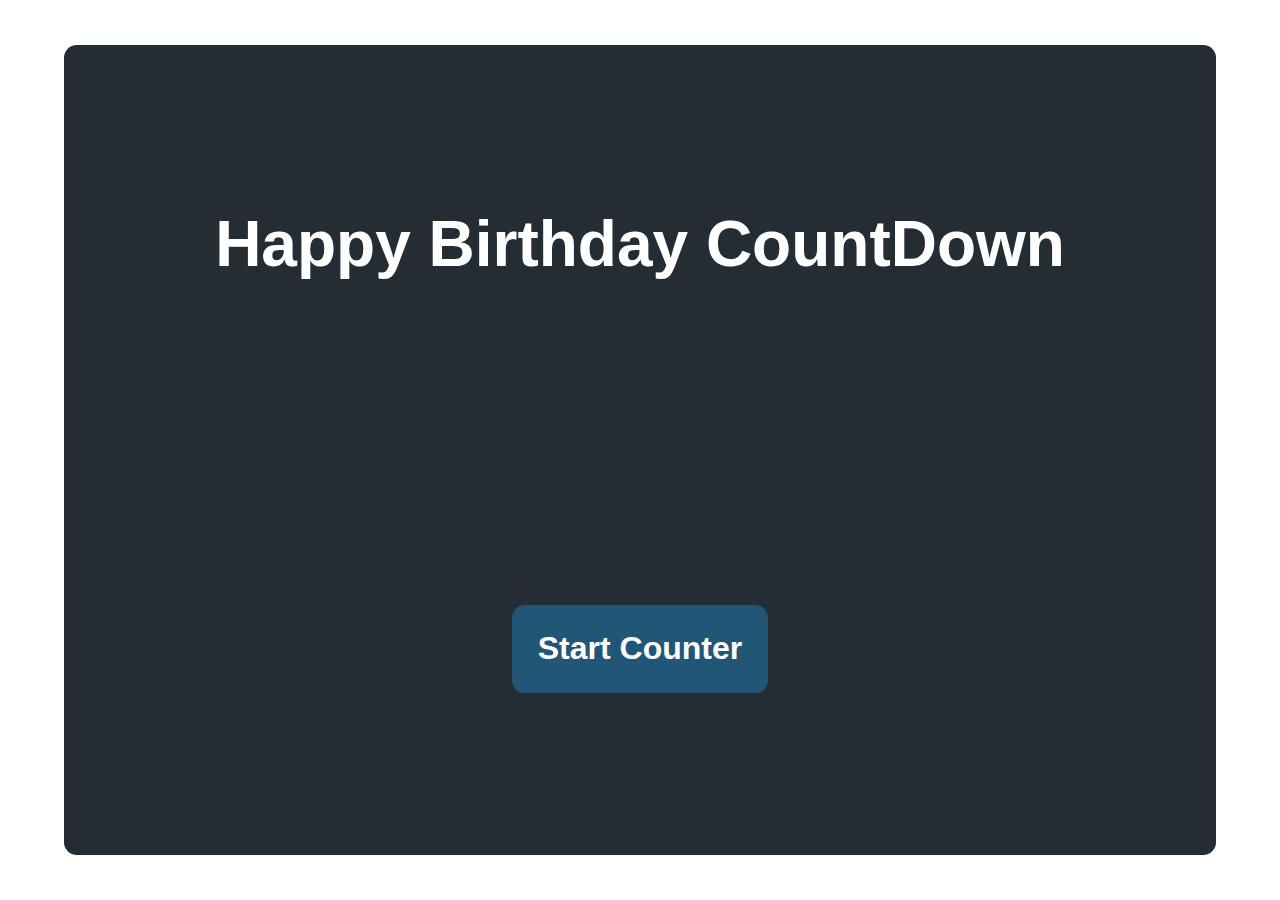
<file: Birthday CountDown Assignment/index.html>
<!DOCTYPE html>
<html lang="en">
   <head>
      <meta charset="UTF-8">
      <meta http-equiv="X-UA-Compatible" content="IE=edge">
      <meta name="viewport" content="width=device-width, initial-scale=1.0">
      <title>Happy Birthday Counter - Prakhar Pipersania</title>
	  <link rel="stylesheet" href="style.css">
   </head>
   <body>
      <!-- Happy Birthday Counter Using setTimeout -->
      <script src="script.js"></script>
   </body>
</html>
</file>
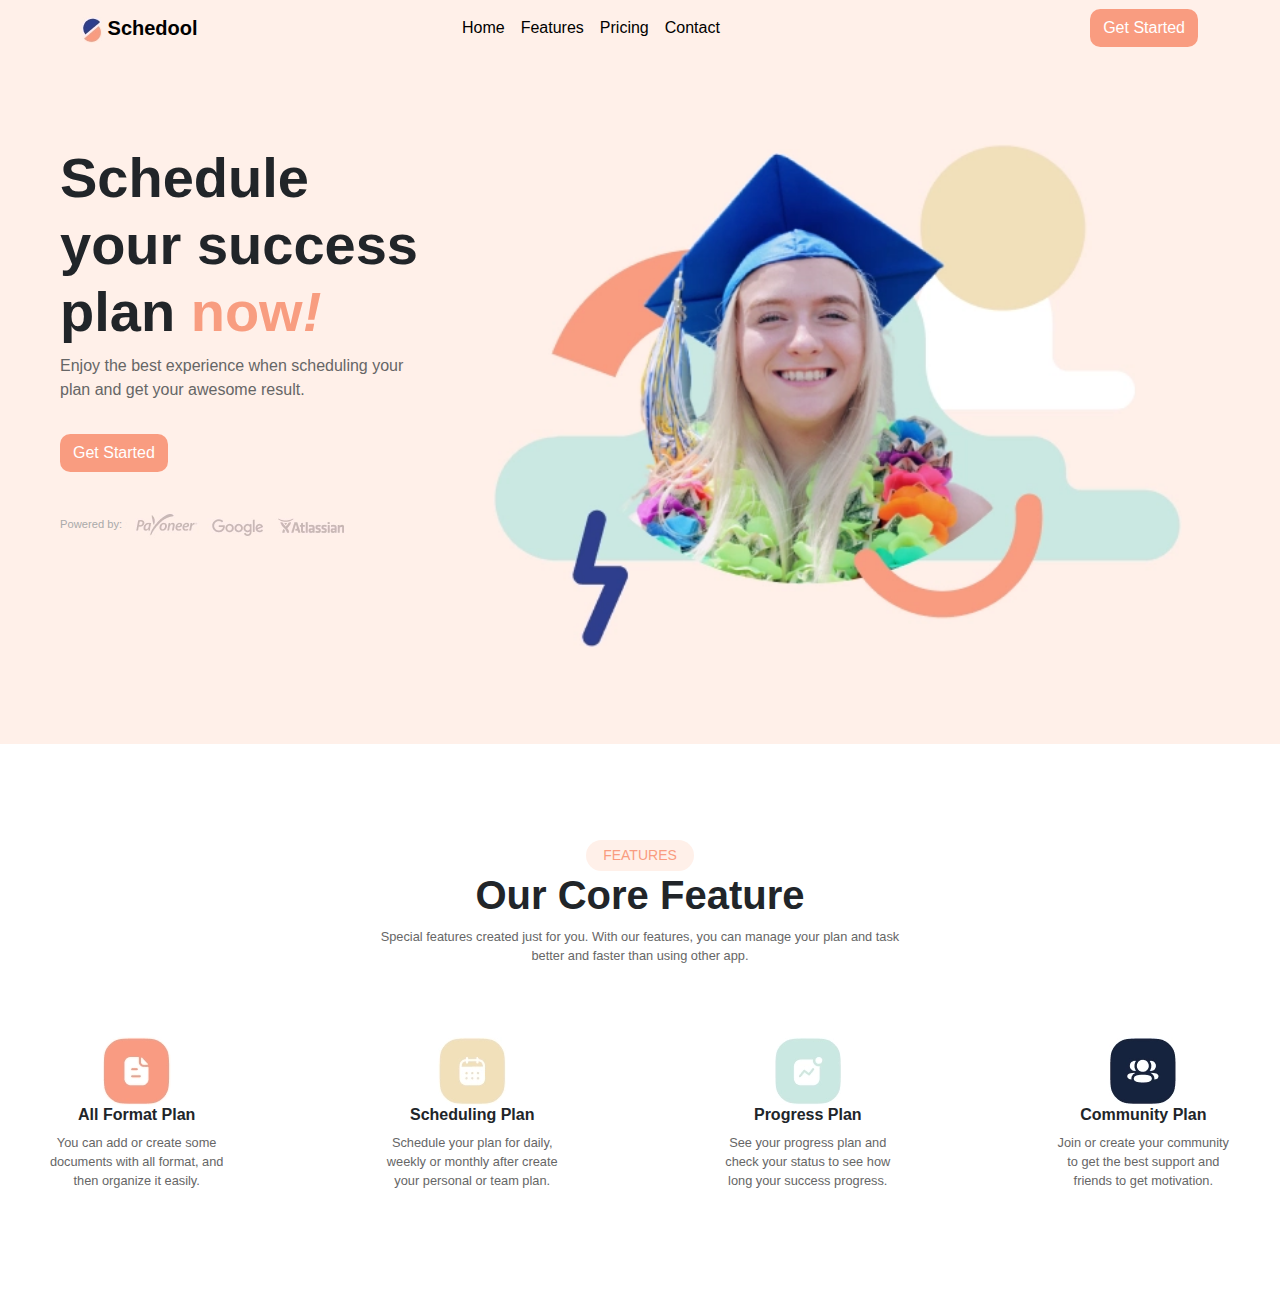
<file: Bootstrap Website Design/index.html>
<!DOCTYPE html>
<html lang="en">
   <head>
      <meta charset="UTF-8">
      <meta http-equiv="X-UA-Compatible" content="IE=edge">
      <meta name="viewport" content="width=device-width, initial-scale=1.0">
      <link rel="icon" href="img/logo.png">
      <title>Bootstrap Assignment - Prakhar Pipersania</title>
      <link rel="stylesheet" href="https://cdn.jsdelivr.net/npm/bootstrap@5.1.1/dist/css/bootstrap.min.css">
      <link rel="stylesheet" href="style.css">
   </head>
   <body>
      <div class="container-fluid p-0">
         <div class="row">
            <nav class="navbar navbar-expand-lg fixed-top nav-sty">
               <div class="container">
                  <a class="navbar-brand fw-bold font-clr1" href="#">
                  <img class="img-fluid" src="img/logo.png">
                  Schedool</a>
                  <div class="col-lg-8 justify-content-md-end">
                     <div class="collapse navbar-collapse justify-content-between" id="navbar">
                        <ul class="navbar-nav">
                           <li class="nav-item">
                              <a class="nav-link font-clr1" href="#">Home</a>
                           </li>
                           <li class="nav-item">
                              <a class="nav-link font-clr1" href="#">Features</a>
                           </li>
                           <li class="nav-item">
                              <a class="nav-link font-clr1" href="#">Pricing</a>
                           </li>
                           <li class="nav-item">
                              <a class="nav-link font-clr1" href="#">Contact</a>
                           </li>
                        </ul>
                        <div class="nav navbar-nav navbar-right">
                           <button type="button" class="btn btn-clr">Get Started</button>
                        </div>
                     </div>
                  </div>
                  <button class="navbar-toggler custom-toggler" type="button" data-toggle="collapse" data-target="#navbar" aria-controls="navbar" aria-expanded="false" aria-label="Toggle navigation">
                  <span class="navbar-toggler-icon"></span>
                  </button>
               </div>
            </nav>
         </div>
         <div class="bg-main py-5 my-5">
            <div class="row bg-main m-5">
               <div class="col-lg-4">
                  <h1 class="display-4 fw-bolder">Schedule your success plan <span style="color: #F89D80;">now<i>!</i><span></h1>
                  <p class="font-clr4">Enjoy the best experience when scheduling your plan and get your awesome result.
                  </p>
                  <button type="button" class="btn btn-clr my-3">Get Started</button>
                  <p class="pt-4 font-clr2">Powered by: <img src="img/cname.png" class="img-fluid"></p>
               </div>
               <div class="col-lg-8 text-center">
                  <img src="img/thumbnail.png" class="img-fluid" width="90%">
               </div>
            </div>
         </div>
         <div class="row d-flex justify-content-center text-center py-5 mt-5">
            <div class="col-lg-5">
               <button type="button" class="btn btn-sm btn-ftr px-3">FEATURES</button>
               <h1 class="fw-bold">Our Core Feature</h1>
               <p class="font-clr3">
                  Special features created just for you. With our features, you can manage your plan and task better and faster than using other app.
               </p>
            </div>
         </div>
         <div class="row d-flex justify-content-between text-center px-5 pb-5 mt-2 mb-5">
            <div class="col-lg-2">
               <img class="img-fluid" src="img/format.png">
               <h6 class="fw-bold">All Format Plan</h6>
               <p class="font-clr3">You can add or create some documents with all format, and then organize it easily.</p>
            </div>
            <div class="col-lg-2">
               <img class="img-fluid" src="img/schedule.png">
               <h6 class="fw-bold">Scheduling Plan</h6>
               <p class="font-clr3">Schedule your plan for daily, weekly or monthly after create your personal or team plan.</p>
            </div>
            <div class="col-lg-2">
               <img class="img-fluid" src="img/progress.png">
               <h6 class="fw-bold">Progress Plan</h6>
               <p class="font-clr3">See your progress plan and check your status to see how long your success progress.</p>
            </div>
            <div class="col-lg-2">
               <img class="img-fluid" src="img/community.png">
               <h6 class="fw-bold">Community Plan</h6>
               <p class="font-clr3">Join or create your community to get the best support and friends to get motivation.</p>
            </div>
         </div>
      </div>
      <script src="https://code.jquery.com/jquery-3.4.1.slim.min.js" integrity="sha384-J6qa4849blE2+poT4WnyKhv5vZF5SrPo0iEjwBvKU7imGFAV0wwj1yYfoRSJoZ+n" crossorigin="anonymous"></script>
      <script src="https://stackpath.bootstrapcdn.com/bootstrap/4.4.1/js/bootstrap.min.js" integrity="sha384-wfSDF2E50Y2D1uUdj0O3uMBJnjuUD4Ih7YwaYd1iqfktj0Uod8GCExl3Og8ifwB6" crossorigin="anonymous"></script>
   </body>
</html>
</file>
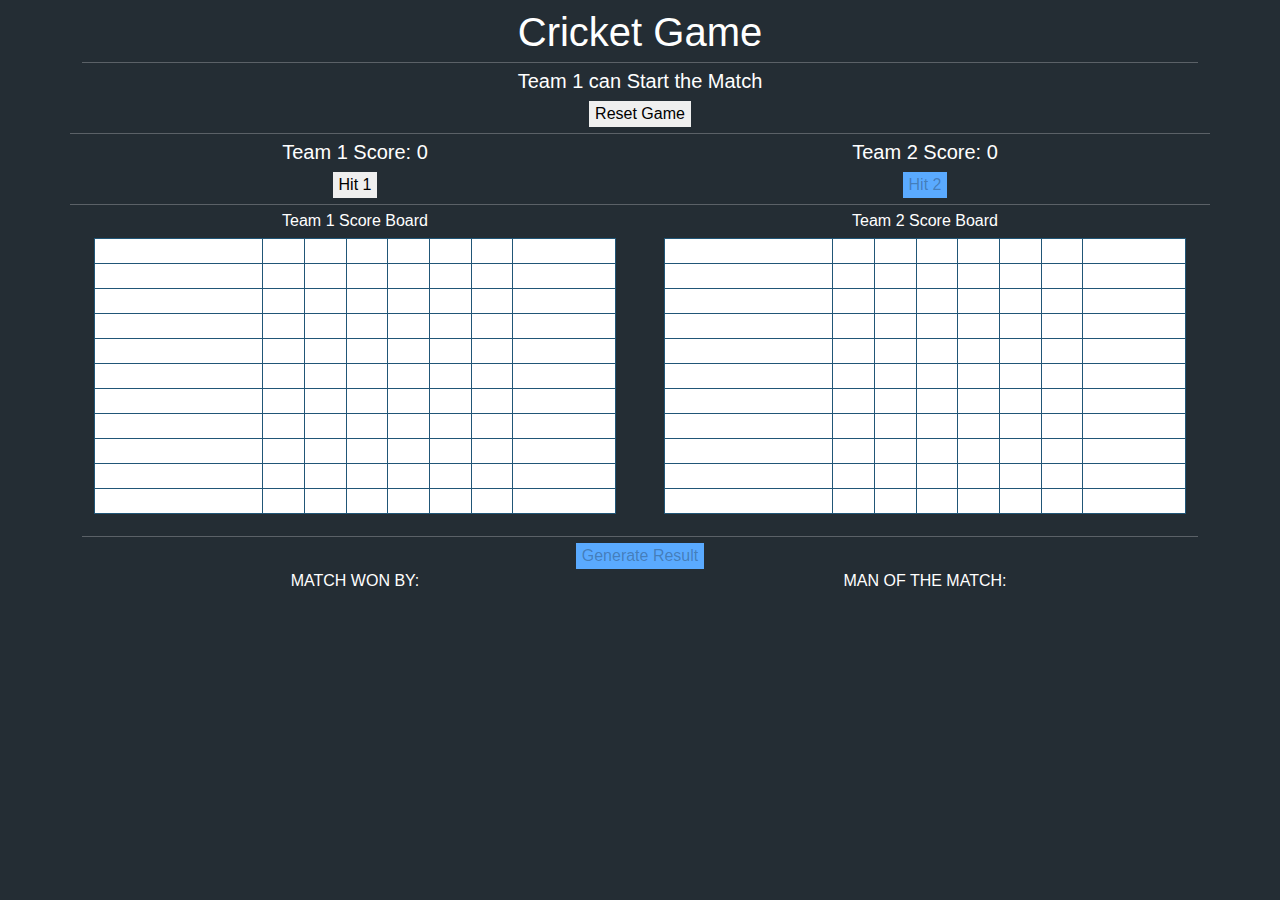
<file: Cricket Game Design/index.html>
<!DOCTYPE html>
<html lang="en">
   <head>
      <meta charset="UTF-8">
      <meta http-equiv="X-UA-Compatible" content="IE=edge">
      <meta name="viewport" content="width=device-width, initial-scale=1.0">
      <title>Cricket Game - Prakhar Pipersania</title>
	  <link rel="icon" type="image/jpg" href="https://cdn-icons-png.flaticon.com/512/3709/3709221.png"/>
      <link rel="stylesheet" href="https://cdn.jsdelivr.net/npm/bootstrap@5.1.1/dist/css/bootstrap.min.css">
      <link rel="stylesheet" href="style.css">
      <style>
      </style>
   </head>
   <body>
      <!-- Main Container -->
      <div class="container" id="main"></div>
      <!-- Scripts -->
      <script src="script.js"></script>
   </body>
</html>
</file>
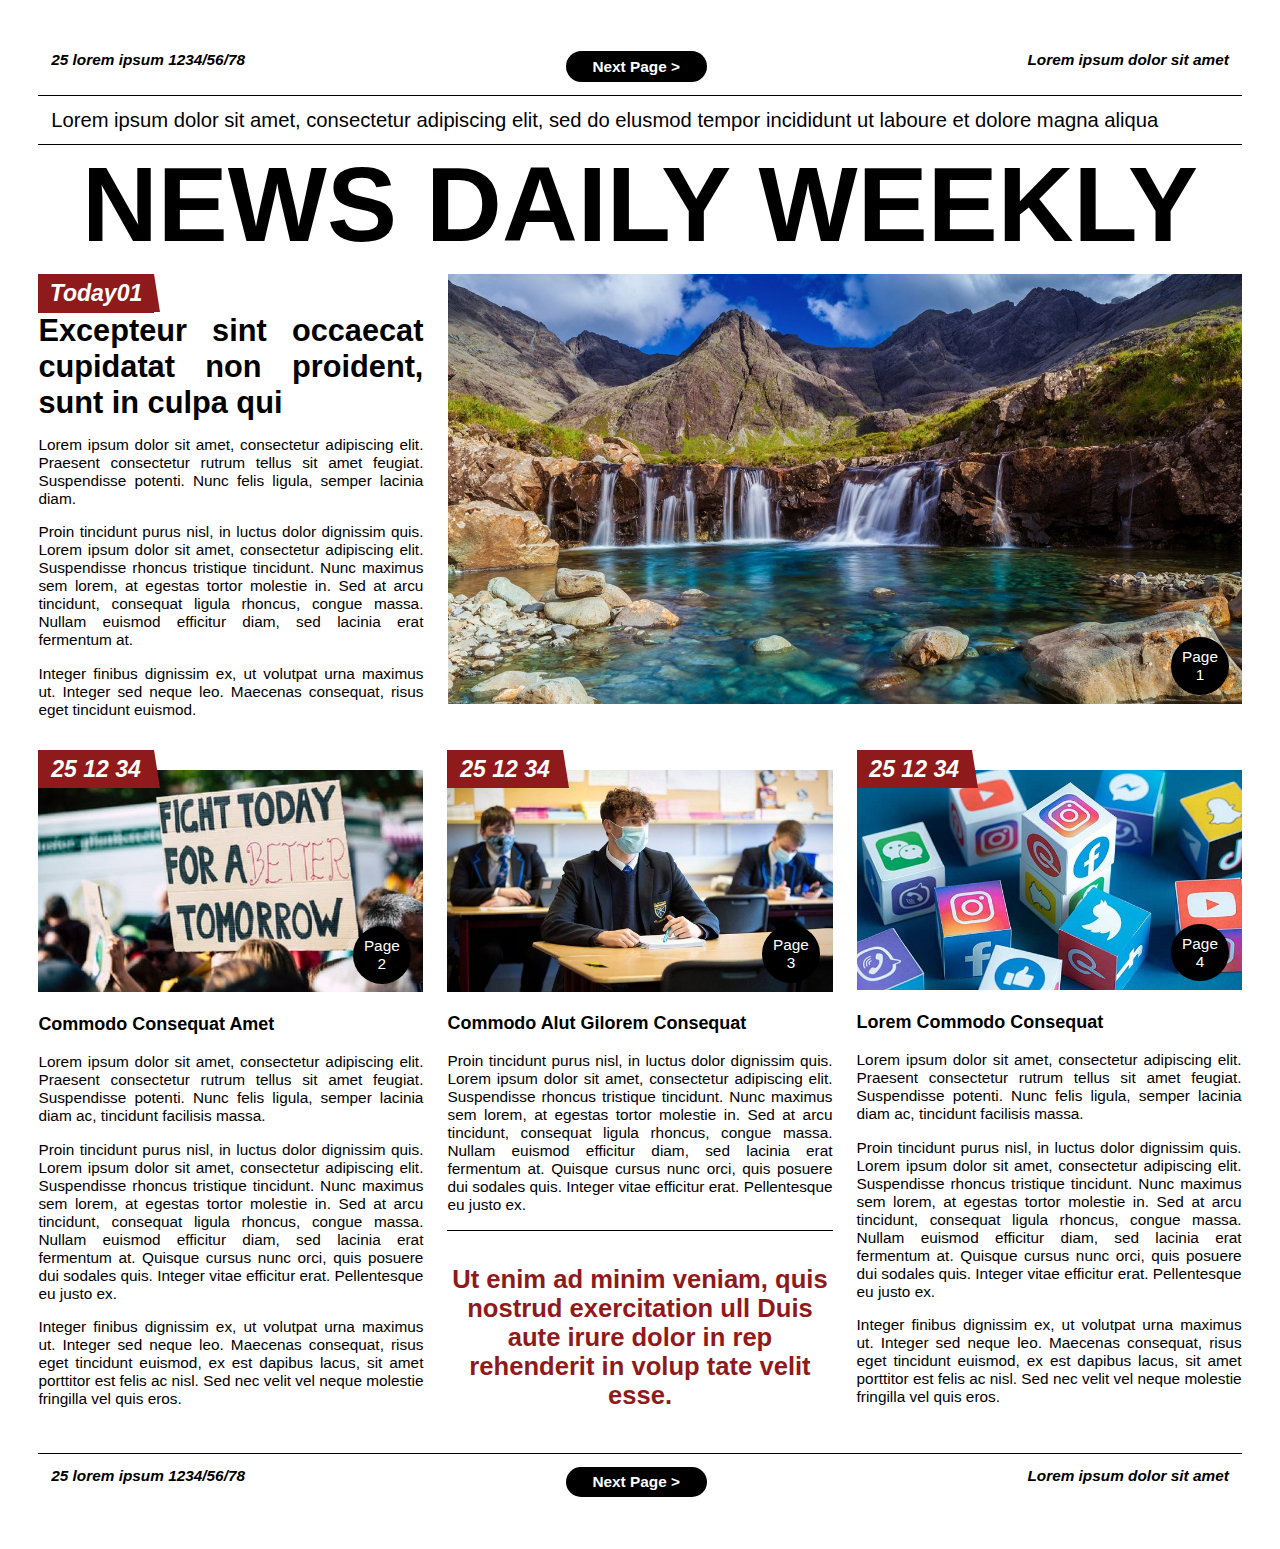
<file: Newspaper Website Design/index.html>
<!DOCTYPE html>
<html>
   <head>
      <title>Newspaper Task - Prakhar Pipersania (Page 1)</title>
      <link rel='stylesheet' href="style.css">
   </head>
   <body>
      <div class="main-container">
         <div class="top-bar">
            <div>
               <b><i>25 lorem ipsum 1234/56/78</i></b>
            </div>
            <div class="button">
               <a href="index2.html">Next Page ></a>
            </div>
            <div>
               <b><i>Lorem ipsum dolor sit amet</i></b>
            </div>
         </div>
         <div class="news-line">
            Lorem ipsum dolor sit amet, consectetur adipiscing elit, sed do elusmod tempor incididunt ut laboure et dolore magna aliqua
         </div>
         <div class="headline">
            <h1>NEWS DAILY WEEKLY</h1>
         </div>
         <div class="container1">
            <div class="con-sub1">
               <div class="shape">Today01</div>
               <h1>Excepteur sint occaecat cupidatat non proident, sunt in culpa qui</h1>
               <p>Lorem ipsum dolor sit amet, consectetur adipiscing elit. Praesent consectetur rutrum tellus sit amet feugiat. Suspendisse potenti. Nunc felis ligula, semper lacinia diam.</p>
               <p>Proin tincidunt purus nisl, in luctus dolor dignissim quis. Lorem ipsum dolor sit amet, consectetur adipiscing elit. Suspendisse rhoncus tristique tincidunt. Nunc maximus sem lorem, at egestas tortor molestie in. Sed at arcu tincidunt, consequat ligula rhoncus, congue massa. Nullam euismod efficitur diam, sed lacinia erat fermentum at.</p>
               <p>Integer finibus dignissim ex, ut volutpat urna maximus ut. Integer sed neque leo. Maecenas consequat, risus eget tincidunt euismod. </p>
            </div>
            <div class="con-sub2">
               <div class="reldiv">
                  <img src="img/p1-1.jpg" height="100%">
                  <div class="page-label">
                     <div class="page">
                        Page 1
                     </div>
                  </div>
               </div>
            </div>
         </div>
         <br>
         <div class="container2">
            <div class="con2-sub1">
               <div class="reldiv">
                  <img src="img/p1-2.jpg">
                  <div class="label">
                     <div class="shape">
                        25 12 34
                     </div>
                  </div>
                  <div class="page-label">
                     <div class="page">
                        Page 2
                     </div>
                  </div>
               </div>
               <h3>Commodo Consequat Amet</h3>
               <p>Lorem ipsum dolor sit amet, consectetur adipiscing elit. Praesent consectetur rutrum tellus sit amet feugiat. Suspendisse potenti. Nunc felis ligula, semper lacinia diam ac, tincidunt facilisis massa.</p>
               <p>Proin tincidunt purus nisl, in luctus dolor dignissim quis. Lorem ipsum dolor sit amet, consectetur adipiscing elit. Suspendisse rhoncus tristique tincidunt. Nunc maximus sem lorem, at egestas tortor molestie in. Sed at arcu tincidunt, consequat ligula rhoncus, congue massa. Nullam euismod efficitur diam, sed lacinia erat fermentum at. Quisque cursus nunc orci, quis posuere dui sodales quis. Integer vitae efficitur erat. Pellentesque eu justo ex.</p>
               <p>Integer finibus dignissim ex, ut volutpat urna maximus ut. Integer sed neque leo. Maecenas consequat, risus eget tincidunt euismod, ex est dapibus lacus, sit amet porttitor est felis ac nisl. Sed nec velit vel neque molestie fringilla vel quis eros. </p>
            </div>
            <div class="con2-sub2">
               <div class="reldiv">
                  <img src="img/p1-3.jpg">
                  <div class="label">
                     <div class="shape">
                        25 12 34
                     </div>
                  </div>
                  <div class="page-label">
                     <div class="page">
                        Page 3
                     </div>
                  </div>
               </div>
               <h3>Commodo Alut Gilorem Consequat</h3>
               <p>Proin tincidunt purus nisl, in luctus dolor dignissim quis. Lorem ipsum dolor sit amet, consectetur adipiscing elit. Suspendisse rhoncus tristique tincidunt. Nunc maximus sem lorem, at egestas tortor molestie in. Sed at arcu tincidunt, consequat ligula rhoncus, congue massa. Nullam euismod efficitur diam, sed lacinia erat fermentum at. Quisque cursus nunc orci, quis posuere dui sodales quis. Integer vitae efficitur erat. Pellentesque eu justo ex.</p>
               <div class="con2-sub2-inner">
                  <h4>Ut enim ad minim veniam, quis nostrud exercitation ull Duis aute irure dolor in rep rehenderit in volup tate velit esse.</h4>
               </div>
            </div>
            <div class="con2-sub1">
               <div class="reldiv">
                  <img src="img/p1-4.jpg">
                  <div class="label">
                     <div class="shape">
                        25 12 34
                     </div>
                  </div>
                  <div class="page-label">
                     <div class="page">
                        Page 4
                     </div>
                  </div>
               </div>
               <h3>Lorem Commodo Consequat</h3>
               <p>Lorem ipsum dolor sit amet, consectetur adipiscing elit. Praesent consectetur rutrum tellus sit amet feugiat. Suspendisse potenti. Nunc felis ligula, semper lacinia diam ac, tincidunt facilisis massa.</p>
               <p>Proin tincidunt purus nisl, in luctus dolor dignissim quis. Lorem ipsum dolor sit amet, consectetur adipiscing elit. Suspendisse rhoncus tristique tincidunt. Nunc maximus sem lorem, at egestas tortor molestie in. Sed at arcu tincidunt, consequat ligula rhoncus, congue massa. Nullam euismod efficitur diam, sed lacinia erat fermentum at. Quisque cursus nunc orci, quis posuere dui sodales quis. Integer vitae efficitur erat. Pellentesque eu justo ex.</p>
               <p>Integer finibus dignissim ex, ut volutpat urna maximus ut. Integer sed neque leo. Maecenas consequat, risus eget tincidunt euismod, ex est dapibus lacus, sit amet porttitor est felis ac nisl. Sed nec velit vel neque molestie fringilla vel quis eros. </p>
            </div>
         </div>
         <div class="bottom-bar">
            <div>
               <b><i>25 lorem ipsum 1234/56/78</i></b>
            </div>
            <div class="button">
               <a href="index2.html">Next Page ></a>
            </div>
            <div>
               <b><i>Lorem ipsum dolor sit amet</i></b>
            </div>
         </div>
      </div>
   </body>
</html>
</file>
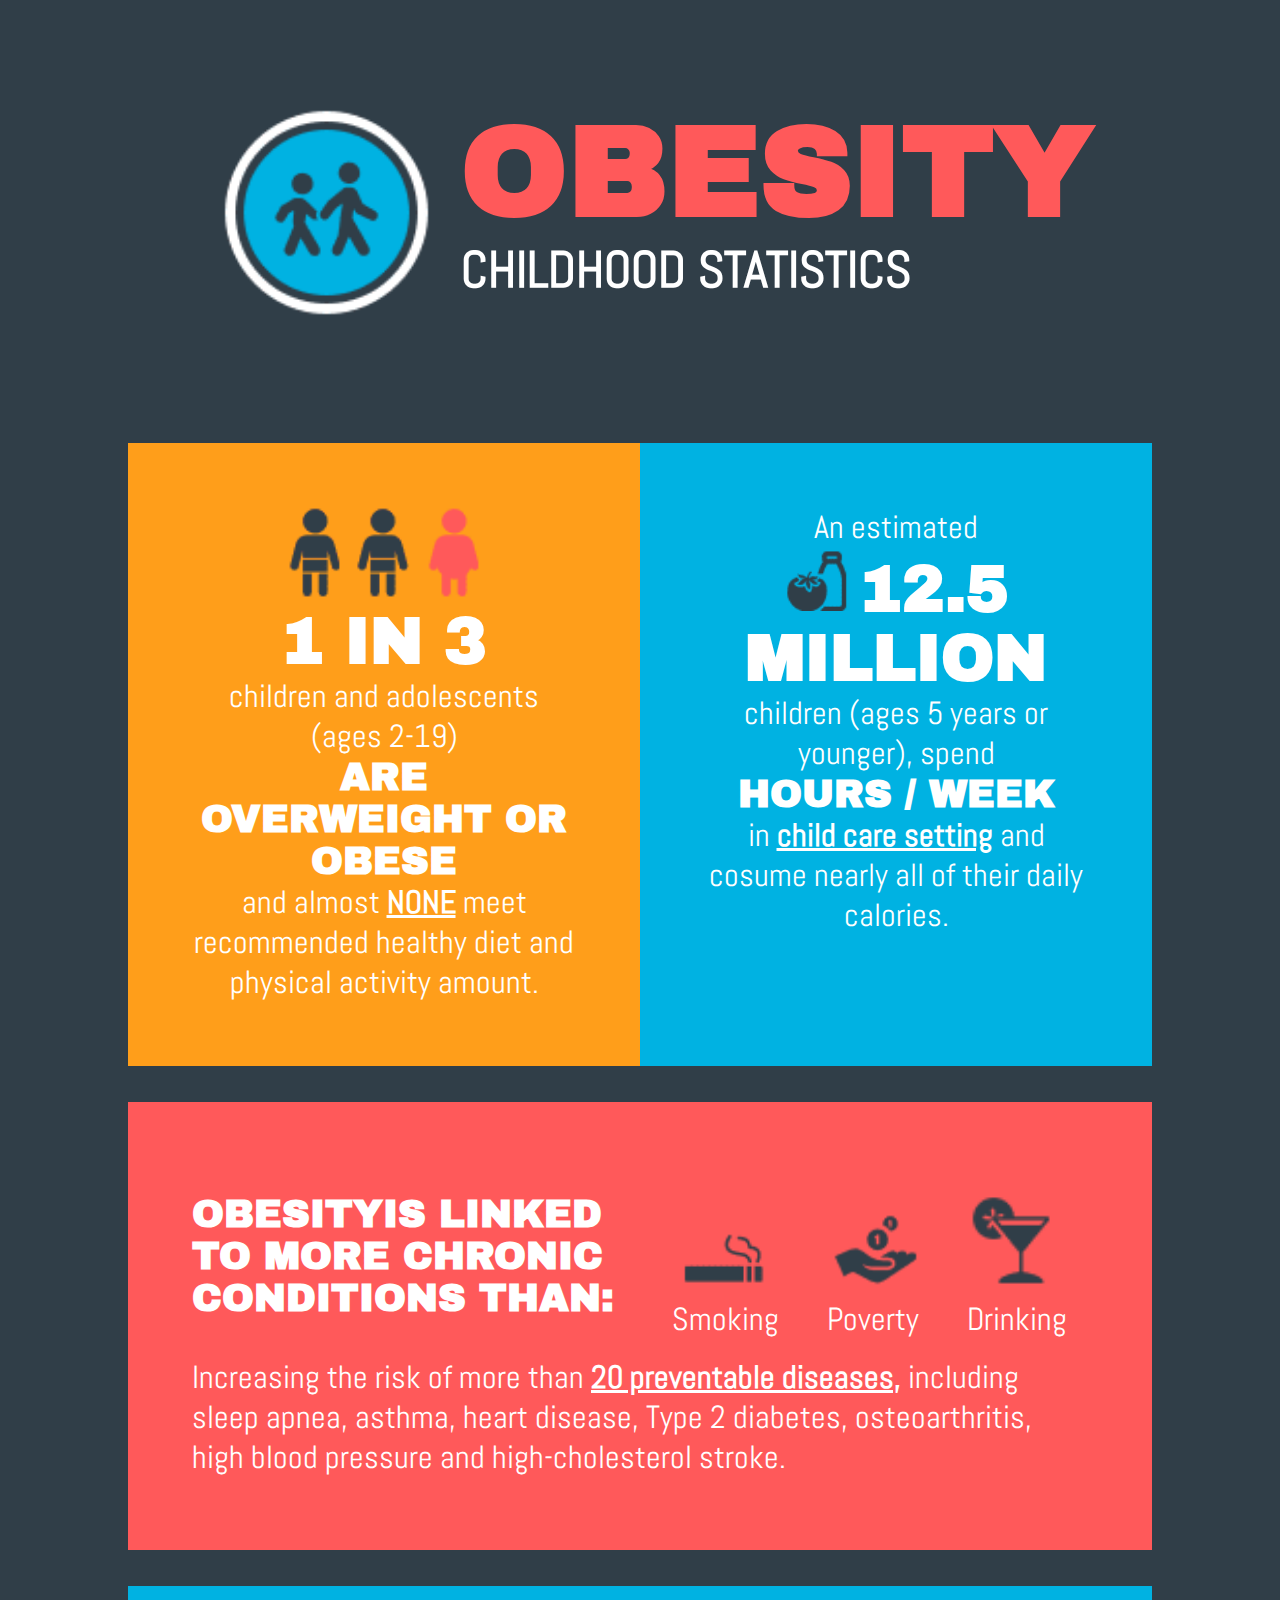
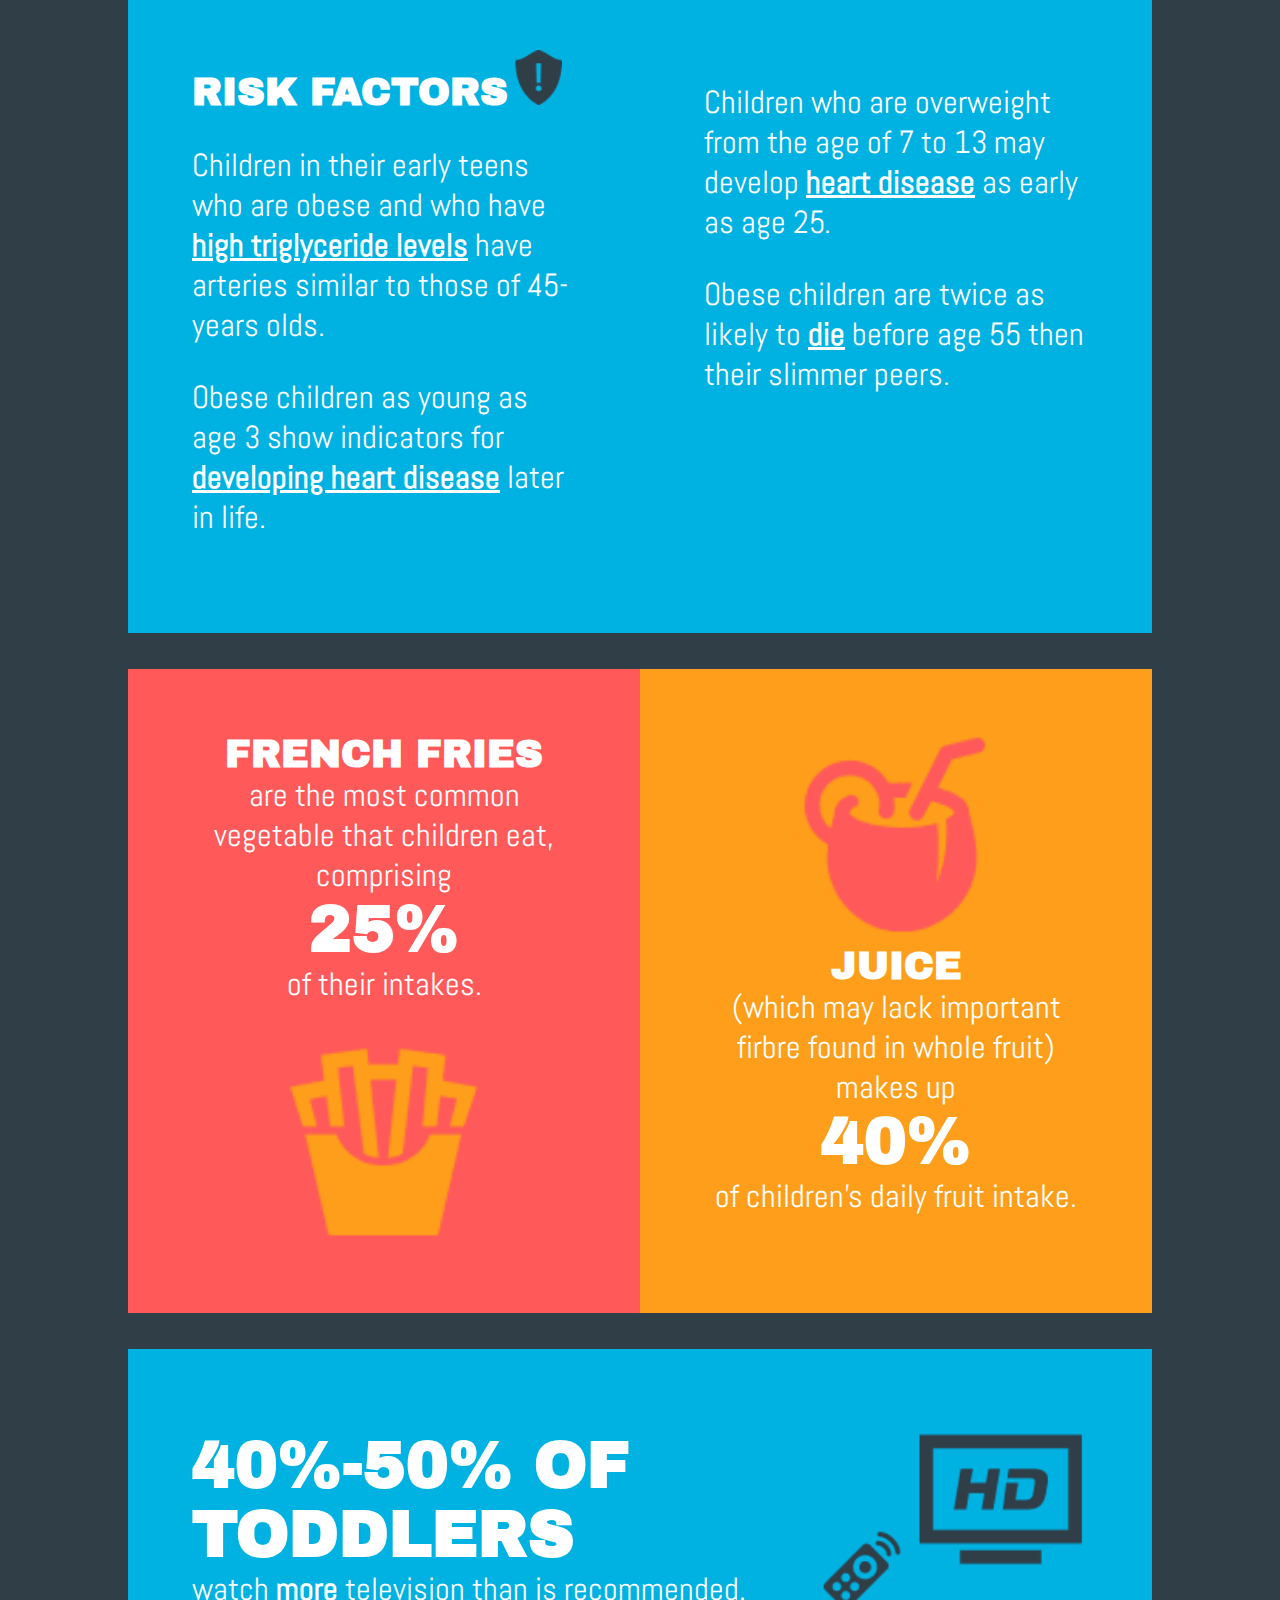
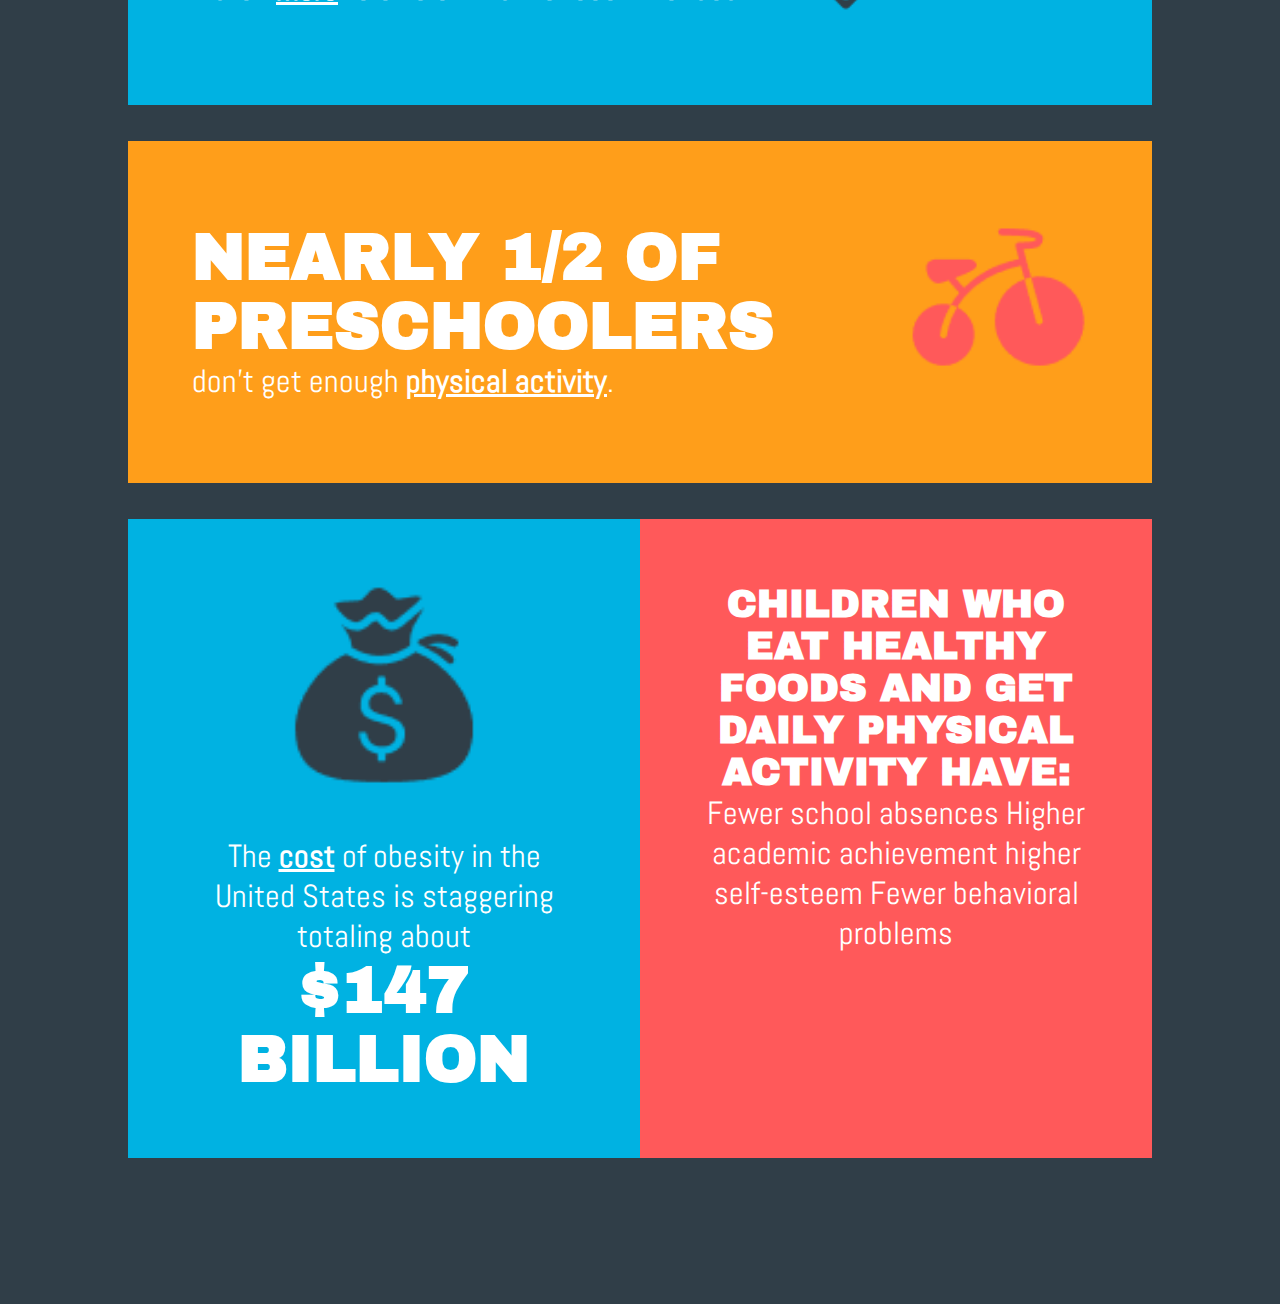
<file: Obesity Websity Design/index.html>
<!DOCTYPE html>
<html>
   <head>
      <title>Obesity Task - Prakhar Pipersania</title>
      <link rel='stylesheet' href="style.css">
   </head>
   <body>
      <div class="mcontainer">
         <div class="container">
            <div class="full blk">
               <div class="container">
                  <div class="width30">
                     <img src="img/logo.png" class="full">
                  </div>
                  <div class="width70">
                     <h1 id="heading1">OBESITY</h1>
                     <div id="heading2">CHILDHOOD STATISTICS</div>
                  </div>
               </div>
            </div>
         </div>
         <div class="container">
            <div class="half org center">
               <img src="img/odd.png" class="half">
               <h1>1 IN 3</h1>
               children and adolescents (ages 2-19) 
               <h2>ARE OVERWEIGHT OR OBESE</h2>
               and almost <u><b>NONE</b></u> meet recommended healthy diet and physical activity amount.
            </div>
            <div class="half blu center">
               An estimated <br>
               <h1><img src="img/bottle.png" class="width20">12.5 MILLION</h1>
               children (ages 5 years or younger), spend 
               <h2> HOURS / WEEK</h2>
               in <u><b>child care setting</b></u> and cosume nearly all of their daily calories.
            </div>
         </div>
         <div class="container">
            <div class="full red">
               <div class="mcontainer">
                  <div class="container">
                     <h2 class="half">OBESITYIS LINKED TO MORE CHRONIC CONDITIONS THAN:</h2>
                     <div class="half">
                        &emsp;
                        <img src="img/smoking.png" class="width20">
                        &emsp;&ensp;
                        <img src="img/poverty.png" class="width20">
                        &emsp;
                        <img src="img/drinking.png" class="width20">
                        &emsp;Smoking&emsp;&ensp;Poverty&emsp;&ensp;Drinking
                     </div>
                  </div>
                  <div>
                     Increasing the risk of more than <b><u>20 preventable diseases,</u></b> including sleep apnea, asthma, heart disease, Type 2 diabetes, osteoarthritis, high blood pressure and high-cholesterol stroke.
                  </div>
               </div>
            </div>
         </div>
         <div class="container">
            <div class="half blu">
               <h2>RISK FACTORS<img src="img/risk.png" class="width14"></h2>
               <p>Children in their early teens who are obese and who have <b><u>high triglyceride levels</u></b> have arteries similar to those of 45-years olds.</p>
               <p>Obese children as young as age 3 show indicators for <b><u>developing heart disease</u></b> later in life.</p>
            </div>
            <div class="half blu">
               <p>Children who are overweight from the age of 7 to 13 may develop <b><u>heart disease</u></b> as early as age 25.</p>
               <p>Obese children are twice as likely to <b><u>die</u></b> before age 55 then their slimmer peers.</p>
            </div>
         </div>
         <div class="container">
            <div class="half red center">
               <h2>FRENCH FRIES</h2>
               are the most common vegetable that children eat, comprising 
               <h1>25%</h1>
               of their intakes.<br><br>
               <img src="img/fries.png" class="half">
            </div>
            <div class="half org center">
               <img src="img/juice.png" class="half">
               <h2>JUICE</h2>
               (which may lack important firbre found in whole fruit) makes up 
               <h1>40%</h1>
               of children's daily fruit intake.
            </div>
         </div>
         <div class="container">
            <div class="full blu">
               <div class="container">
                  <div class="width70">
                     <h1>40%-50% OF TODDLERS</h1>
                     watch <b><u>more</u></b> television than is recommended.
                  </div>
                  <div class="width30">
                     <img src="img/tv.png" class="full">
                  </div>
               </div>
            </div>
         </div>
         <div class="container">
            <div class="full org">
               <div class="container">
                  <div class="width80">
                     <h1>NEARLY 1/2 OF PRESCHOOLERS</h1>
                     don't get enough <b><u>physical activity</b></u>.
                  </div>
                  <div class="width20">
                     <img src="img/cycle.png" class="full">
                  </div>
               </div>
            </div>
         </div>
         <div class="container">
            <div class="half blu center">
               <img src="img/money.png" class="half"> <br><br>
               The <b><u>cost</b></u> of obesity in the United States is staggering totaling about 
               <h1>$147 BILLION</h1>
            </div>
            <div class="half red center">
               <h2>CHILDREN WHO EAT HEALTHY FOODS AND GET DAILY PHYSICAL ACTIVITY HAVE:</h2>
               Fewer school absences Higher academic achievement higher self-esteem Fewer behavioral problems
            </div>
         </div>
      </div>
   </body>
</html>
</file>
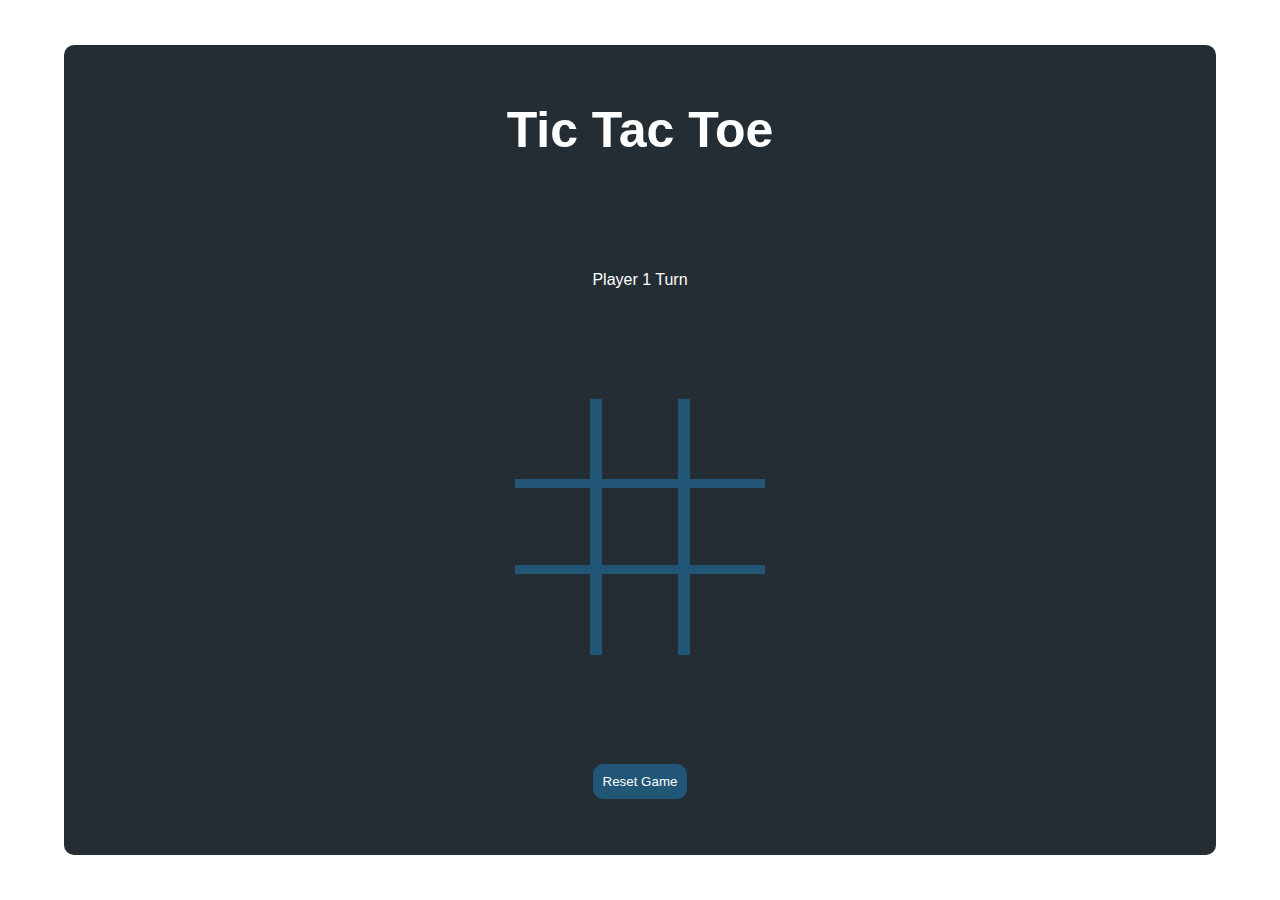
<file: Tic Tac Toe Assignment/index.html>
<!DOCTYPE html>
<html lang="en">
   <head>
      <meta charset="UTF-8">
      <meta http-equiv="X-UA-Compatible" content="IE=edge">
      <meta name="viewport" content="width=device-width, initial-scale=1.0">
      <title>Tic Tac Toe Game - Prakhar Pipersania</title>
      <link rel="stylesheet" href="style.css">
   </head>
   <body>
      <!-- Tic Tac Toe Using DOM Manipulation -->
      <script src="script.js"></script>
   </body>
</html>
</file>
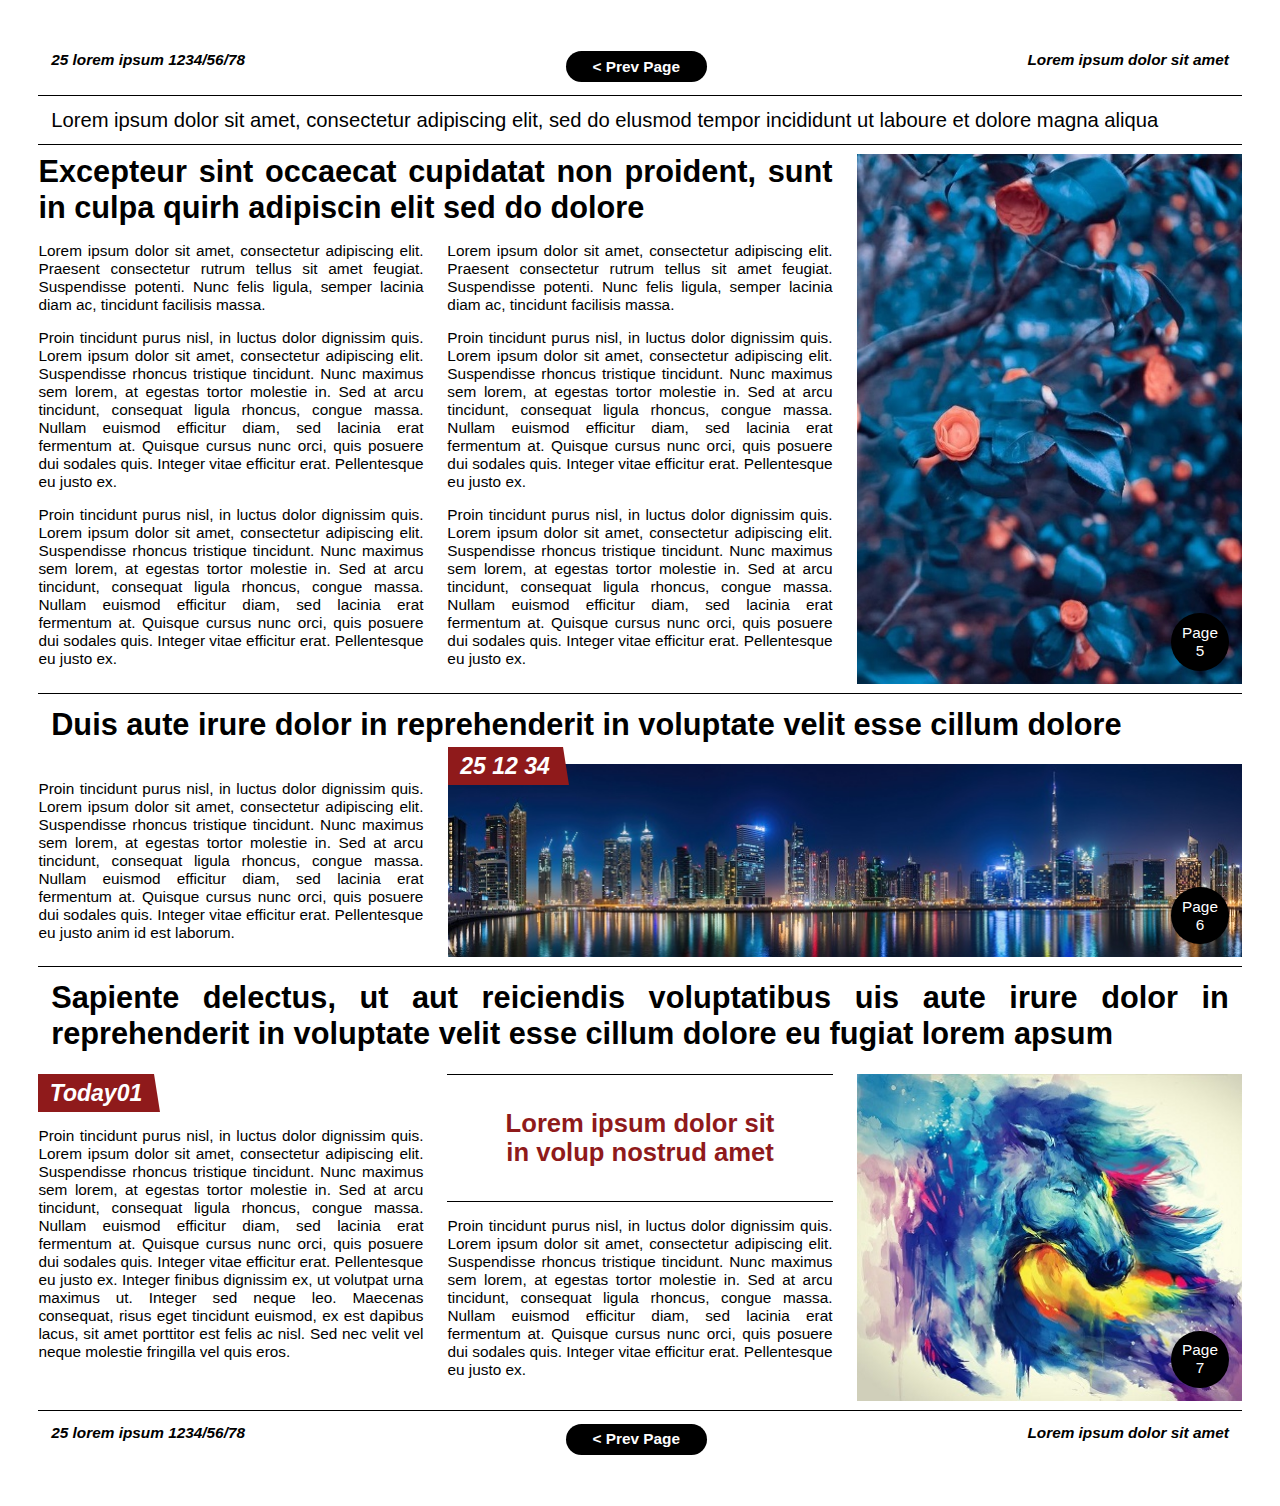
<file: Newspaper Website Design/index2.html>
<!DOCTYPE html>
<html>
   <head>
      <title>Newspaper Task - Prakhar Pipersania (Page 2)</title>
      <link rel='stylesheet' href="style.css">
   </head>
   <body>
      <div class="main-container">
         <div class="top-bar">
            <div>
               <b><i>25 lorem ipsum 1234/56/78</i></b>
            </div>
            <div class="button">
               <a href="index.html">< Prev Page</a>
            </div>
            <div>
               <b><i>Lorem ipsum dolor sit amet</i></b>
            </div>
         </div>
         <div class="news-line">
            Lorem ipsum dolor sit amet, consectetur adipiscing elit, sed do elusmod tempor incididunt ut laboure et dolore magna aliqua
         </div>
         <div class="container2">
            <div class="con2-sub">
               <h1>Excepteur sint occaecat cupidatat non proident, sunt in culpa quirh adipiscin elit sed do dolore</h1>
               <div class="con2-row-sub">
                  <div class="con2-sub-inner">
                     <p>Lorem ipsum dolor sit amet, consectetur adipiscing elit. Praesent consectetur rutrum tellus sit amet feugiat. Suspendisse potenti. Nunc felis ligula, semper lacinia diam ac, tincidunt facilisis massa.</p>
                     <p>Proin tincidunt purus nisl, in luctus dolor dignissim quis. Lorem ipsum dolor sit amet, consectetur adipiscing elit. Suspendisse rhoncus tristique tincidunt. Nunc maximus sem lorem, at egestas tortor molestie in. Sed at arcu tincidunt, consequat ligula rhoncus, congue massa. Nullam euismod efficitur diam, sed lacinia erat fermentum at. Quisque cursus nunc orci, quis posuere dui sodales quis. Integer vitae efficitur erat. Pellentesque eu justo ex.</p>
                     <p>Proin tincidunt purus nisl, in luctus dolor dignissim quis. Lorem ipsum dolor sit amet, consectetur adipiscing elit. Suspendisse rhoncus tristique tincidunt. Nunc maximus sem lorem, at egestas tortor molestie in. Sed at arcu tincidunt, consequat ligula rhoncus, congue massa. Nullam euismod efficitur diam, sed lacinia erat fermentum at. Quisque cursus nunc orci, quis posuere dui sodales quis. Integer vitae efficitur erat. Pellentesque eu justo ex.</p>
                  </div>
                  <div class="con2-sub-inner">
                     <p>Lorem ipsum dolor sit amet, consectetur adipiscing elit. Praesent consectetur rutrum tellus sit amet feugiat. Suspendisse potenti. Nunc felis ligula, semper lacinia diam ac, tincidunt facilisis massa.</p>
                     <p>Proin tincidunt purus nisl, in luctus dolor dignissim quis. Lorem ipsum dolor sit amet, consectetur adipiscing elit. Suspendisse rhoncus tristique tincidunt. Nunc maximus sem lorem, at egestas tortor molestie in. Sed at arcu tincidunt, consequat ligula rhoncus, congue massa. Nullam euismod efficitur diam, sed lacinia erat fermentum at. Quisque cursus nunc orci, quis posuere dui sodales quis. Integer vitae efficitur erat. Pellentesque eu justo ex.</p>
                     <p>Proin tincidunt purus nisl, in luctus dolor dignissim quis. Lorem ipsum dolor sit amet, consectetur adipiscing elit. Suspendisse rhoncus tristique tincidunt. Nunc maximus sem lorem, at egestas tortor molestie in. Sed at arcu tincidunt, consequat ligula rhoncus, congue massa. Nullam euismod efficitur diam, sed lacinia erat fermentum at. Quisque cursus nunc orci, quis posuere dui sodales quis. Integer vitae efficitur erat. Pellentesque eu justo ex.</p>
                  </div>
               </div>
            </div>
            <div class="con2-sub1">
               <div class="reldiv2">
                  <img src="img/p2-1.jpg" height="100%">
                  <div class="page-label">
                     <div class="page">
                        Page 5
                     </div>
                  </div>
               </div>
            </div>
         </div>
         <div class="bottom-bar">
            <h1>Duis aute irure dolor in reprehenderit in voluptate velit esse cillum dolore</h1>
         </div>
         <div class="container1">
            <div class="con-sub1">
               <p>Proin tincidunt purus nisl, in luctus dolor dignissim quis. Lorem ipsum dolor sit amet, consectetur adipiscing elit. Suspendisse rhoncus tristique tincidunt. Nunc maximus sem lorem, at egestas tortor molestie in. Sed at arcu tincidunt, consequat ligula rhoncus, congue massa. Nullam euismod efficitur diam, sed lacinia erat fermentum at. Quisque cursus nunc orci, quis posuere dui sodales quis. Integer vitae efficitur erat. Pellentesque eu justo anim id est laborum.</p>
            </div>
            <div class="con-sub2">
               <div class="reldiv2">
                  <img src="img/p2-2.jpg" height="100%">
                  <div class="label">
                     <div class="shape">
                        25 12 34
                     </div>
                  </div>
                  <div class="page-label">
                     <div class="page">
                        Page 6
                     </div>
                  </div>
               </div>
            </div>
         </div>
         <div class="bottom-bar">
            <h1>Sapiente delectus, ut aut reiciendis voluptatibus uis aute irure dolor in reprehenderit in voluptate velit esse cillum dolore eu fugiat lorem apsum</h1>
         </div>
         <div class="container2">
            <div class="con2-sub1">
               <div class="shape">Today01</div>
               <p>Proin tincidunt purus nisl, in luctus dolor dignissim quis. Lorem ipsum dolor sit amet, consectetur adipiscing elit. Suspendisse rhoncus tristique tincidunt. Nunc maximus sem lorem, at egestas tortor molestie in. Sed at arcu tincidunt, consequat ligula rhoncus, congue massa. Nullam euismod efficitur diam, sed lacinia erat fermentum at. Quisque cursus nunc orci, quis posuere dui sodales quis. Integer vitae efficitur erat. Pellentesque eu justo ex. Integer finibus dignissim ex, ut volutpat urna maximus ut. Integer sed neque leo. Maecenas consequat, risus eget tincidunt euismod, ex est dapibus lacus, sit amet porttitor est felis ac nisl. Sed nec velit vel neque molestie fringilla vel quis eros. </p>
            </div>
            <div class="con2-sub2">
               <div class="border">
                  <h4>Lorem ipsum dolor sit <br> in volup nostrud amet</h4>
               </div>
               <p>Proin tincidunt purus nisl, in luctus dolor dignissim quis. Lorem ipsum dolor sit amet, consectetur adipiscing elit. Suspendisse rhoncus tristique tincidunt. Nunc maximus sem lorem, at egestas tortor molestie in. Sed at arcu tincidunt, consequat ligula rhoncus, congue massa. Nullam euismod efficitur diam, sed lacinia erat fermentum at. Quisque cursus nunc orci, quis posuere dui sodales quis. Integer vitae efficitur erat. Pellentesque eu justo ex.</p>
            </div>
            <div class="con2-sub1">
               <div class="reldiv2">
                  <img src="img/p2-3.jpg" height="100%">
                  <div class="page-label">
                     <div class="page">
                        Page 7
                     </div>
                  </div>
               </div>
            </div>
         </div>
         <div class="bottom-bar">
            <div>
               <b><i>25 lorem ipsum 1234/56/78</i></b>
            </div>
            <div class="button">
               <a href="index.html">< Prev Page</a>
            </div>
            <div>
               <b><i>Lorem ipsum dolor sit amet</i></b>
            </div>
         </div>
      </div>
   </body>
</html>
</file>
<file: Birthday CountDown Assignment/style.css>
html,
body {
	height: 100%;
	min-height: 220px;
	margin: 0;
	color: white;
	font-family: "Trebuchet MS", Helvetica, sans-serif;
}

#main {
	height: 100%;
	width: 100%;
	align-items: center;
	display: flex;
	justify-content: center;
}

#wrapper {
	height: 90%;
	width: 90%;
	background-color: #242D34;
	display: flex;
	border-radius: 1vw;
	align-items: center;
	flex-direction: column;
	justify-content: space-around;
}

#counter-content {
	font-size: 5vw;
	font-weight: bolder;
}

#btn-reset {
	background-color: #215677;
	font-size: 2.5vw;
	color: white;
	border: 0;
	font-weight: bolder;
	border-radius: 1vw;
	padding: 2vw;
}

#btn-reset {
	cursor: pointer;
}
</file>
<file: Bootstrap Website Design/style.css>
body {
	overflow-x: hidden;
	font-family: "Trebuchet MS", Helvetica, sans-serif;
}

.nav-sty {
	background-color: #FFF0E9;
	color: black;
}

.custom-toggler.navbar-toggler {
	border-color: #F99C80;
}

.custom-toggler .navbar-toggler-icon {
	background-image: url("data:image/svg+xml;charset=utf8,%3Csvg viewBox='0 0 32 32' xmlns='http://www.w3.org/2000/svg'%3E%3Cpath stroke='rgba(249,156,128, 1)' stroke-width='2' stroke-linecap='round' stroke-miterlimit='10' d='M4 8h24M4 16h24M4 24h24'/%3E%3C/svg%3E");
}

.font-clr1 {
	color: black;
}

.font-clr1:hover {
	color: #F99C80;
}

.font-clr2 {
	color: #aaa;
	font-size: 70%;
}

.font-clr3 {
	color: #666;
	font-size: 80%;
}

.font-clr4 {
	color: #666;
}

.bg-main {
	background-color: #FFF0E9;
}

.btn-ftr {
	background-color: #FFF0E9;
	color: #F99C80;
	border-radius: 2vw;
}

.btn-clr {
	background-color: #F99C80;
	color: white;
	border-radius: 0.8vw;
}
</file>
<file: Cricket Game Design/style.css>
body {
	background-color: #242D34;
	color: white;
	font-family: "Trebuchet MS", Helvetica, sans-serif;
}

hr {
	margin: 6px 0;
}

.btn-primary {
	border: 0;
}

.btn-primary:disabled {
	background-color: #5aaaff;
}

table.table-bordered {
	border-color: #215677;
}

.table>thead>tr>td,
.table>thead>tr>th,
.table>tbody>tr>td,
.table>tbody>tr>th {
	padding: 0px;
	color: white;
}
</file>
<file: Newspaper Website Design/style.css>
body {
	margin: 3vw;
	font-size: 1.2vw;
	text-align: justify;
	font-family: "Trebuchet MS", Helvetica, sans-serif;
}

h1 {
	margin: 0;
}

img {
	width: 100%;
}

.button {
	border-radius: 2vw;
	background: #000;
	cursor: pointer;
	vertical-align: middle;
	width: 10vw;
	padding: 0.5vw;
	text-align: center;
	position: relative;
}

.button:hover {
	background: #333;
}

.button>a {
	text-decoration: none;
	color: white;
	font-weight: bold;
}

.shape {
	text-align: center;
	background-color: #8F1A1B;
	width: 9vw;
	height: 3vw;
	line-height: 3vw;
	color: white;
	position: relative;
	font-weight: bold;
	font-style: italic;
	font-size: 1.8vw;
}

.shape:before {
	content: "";
	border-bottom: 3vw solid #8F1A1B;
	border-right: 0.5vw solid transparent;
	position: absolute;
	left: 100%;
	top: 0px;
}

.reldiv {
	position: relative;
}

.reldiv2 {
	position: relative;
	height: 100%;
}

.label {
	position: absolute;
	top: -9%;
}

.page-label {
	position: absolute;
	bottom: 1vw;
	right: 1vw;
}

.page {
	width: 3.5vw;
	height: 3.5vw;
	display: table-cell;
	vertical-align: middle;
	border-radius: 50%;
	background: black;
	color: white;
	font-size: 1.2vw;
	text-align: center;
	padding: 0.5vw;
}

.top-bar,
.bottom-bar {
	padding: 1vw;
	display: flex;
	flex-direction: row;
	justify-content: space-between;
}

.news-line {
	padding: 1vw;
	border-top: solid .03vw #000;
	border-bottom: solid .03vw #000;
	font-size: 1.58vw;
}

.headline>h1 {
	font-size: 8.2vw;
	text-align: center;
}

.container1,
.container2 {
	margin-top: 1vh;
	margin-bottom: 1vh;
	display: flex;
	flex-direction: row;
	justify-content: space-between;
}

.con-sub2 {
	width: 66%;
}

.con2-sub {
	width: 66%;
	display: flex;
	flex-direction: column;
	justify-content: space-between;
}

.con2-row-sub {
	display: flex;
	flex-direction: row;
	justify-content: space-between;
}

.con2-sub-inner {
	width: 48.5%;
}

.con-sub1,
.con2-sub1,
.con2-sub2 {
	width: 32%;
}

.border,
.con2-sub2-inner {
	border-top: solid .02vw #000;
	width: 100%;
	margin: auto;
	font-size: 2vw;
	text-align: center;
	color: #8F1A1B;
}

.bottom-bar {
	border-top: solid .02vw #000;
}

.border {
	border-bottom: solid .02vw #000;
}
</file>
<file: Obesity Websity Design/style.css>
@import url('https://fonts.googleapis.com/css?family=Archivo+Black');
@import url('https://fonts.googleapis.com/css?family=Abel');
body {
	margin: 0 10vw 10vw 10vw;
	background-color: #303E48;
	font-size: 2.5vw;
	align-items: center;
	vertical-align: middle;
	font-family: "Abel", sans-serif;
}

h1 {
	margin: 0;
	font-size: 5vw;
	font-family: "Archivo Black", sans-serif;
}

h2 {
	margin: 0;
	font-size: 3vw;
	font-family: "Archivo Black", sans-serif;
}

#heading1 {
	color: #FF595A;
	font-size: 10vw;
	line-height: 100%;
}

#heading2 {
	font-size: 4vw;
	font-weight: bold;
}

.align {
	vertical-align: middle;
	align-items: center;
}

.mcontainer {
	margin-top: 1vh;
	margin-bottom: 1vh;
	display: flex;
	flex-direction: column;
	justify-content: space-between;
}

.container {
	margin-top: 2vh;
	margin-bottom: 2vh;
	display: flex;
	flex-direction: row;
	justify-content: space-between;
}

.width14 {
	width: 14%;
}

.width20 {
	width: 20%;
}

.width30 {
	width: 30%;
}

.half {
	width: 50%;
}

.width70 {
	width: 70%;
}

.width80 {
	width: 80%;
}

.full {
	width: 100%;
}

.center {
	text-align: center;
	margin: 0 auto;
}

.org,
.blu,
.red,
.blk {
	color: white;
	padding: 5vw;
}

.org {
	background-color: #FF9E1A;
}

.blu {
	background-color: #00B2E2;
}

.red {
	background-color: #FF595A;
}

.blk {
	background-color: #303E48;
}
</file>
<file: Tic Tac Toe Assignment/style.css>
html,
body {
	height: 100%;
	margin: 0;
	color: white;
	font-family: "Trebuchet MS", Helvetica, sans-serif;
}

#main {
	height: 100%;
	width: 100%;
	align-items: center;
	display: flex;
	justify-content: center;
}

#wrapper {
	height: 90%;
	width: 90%;
	background-color: #242D34;
	display: flex;
	border-radius: 10px;
	align-items: center;
	flex-direction: column;
	justify-content: space-around;
}

#gamename {
	font-size: 50px;
	font-weight: bolder;
}

#board {
	height: 250px;
	width: 250px;
	display: flex;
	flex-direction: column;
	font-size: 40px;
}

#btn-reset {
	background-color: #215677;
	color: white;
	border: 0;
	border-radius: 10px;
	padding: 10px;
}

.row {
	display: flex;
	justify-content: center;
	width: 100%;
	height: 33.33%;
	margin: auto 0;
	align-items: center;
}

.cell {
	width: 100%;
	height: 100%;
	display: flex;
	justify-content: center;
	align-items: center;
	border: 6px solid #215677;
}

.cell:hover {
	cursor: pointer;
	background-color: #333;
}
</file>
